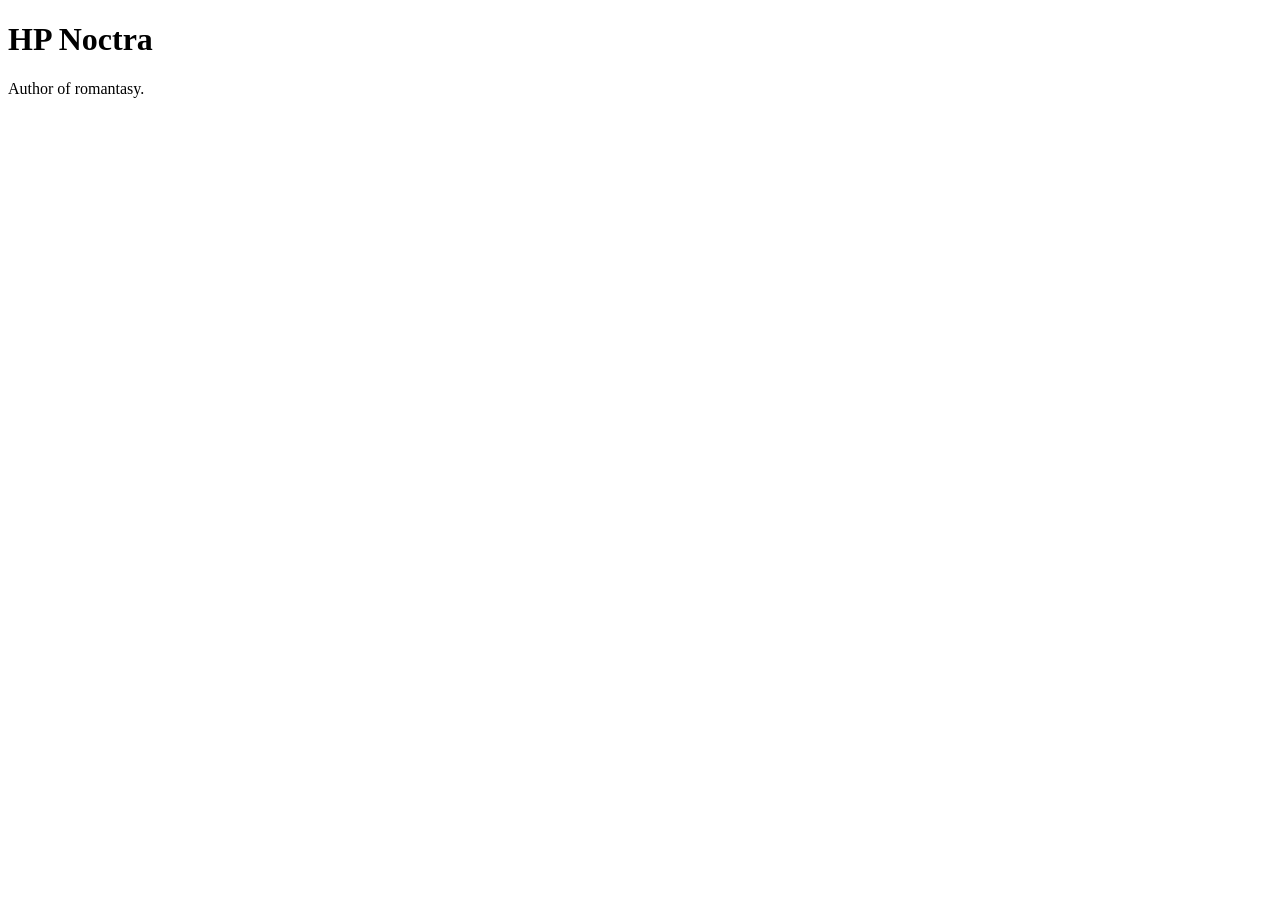
<file: index.html>
<!DOCTYPE html>
<html lang="en">
<head>
    <meta charset="UTF-8">
    <meta name="viewport" content="width=device-width, initial-scale=1.0">
    <title>HP Noctra</title>
</head>

<body>

    <h1>HP Noctra</h1>

    <p>Author of romantasy.</p>

</body>
</html>
</file>
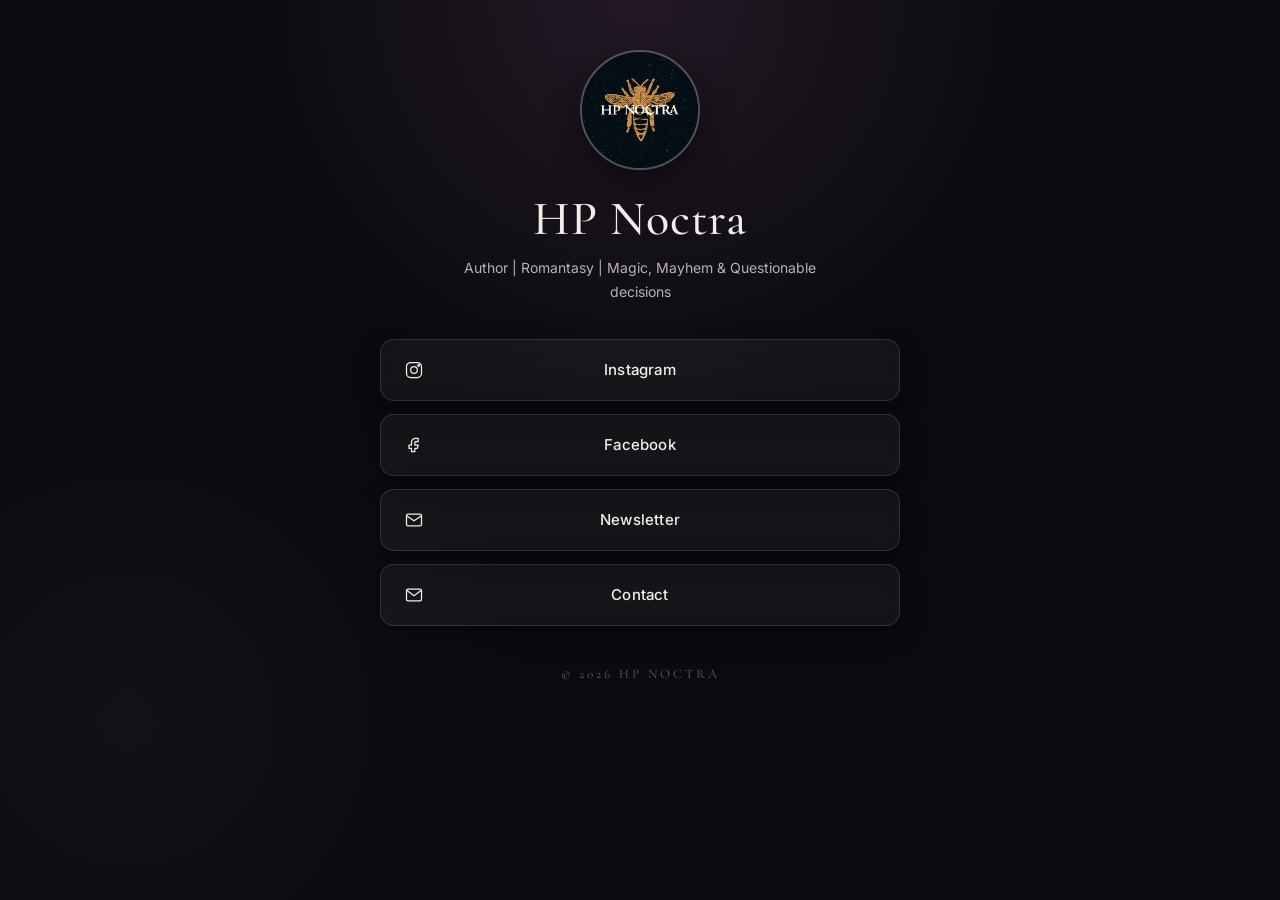
<file: links/index.html>
<!DOCTYPE html>
<html lang="en">
<head>
    <meta charset="UTF-8">
    <meta name="viewport" content="width=device-width, initial-scale=1.0">

    <title>HP Noctra | Links</title>

    <meta
        name="description"
        content="Find HP Noctra online — books, social media, and more."
    >

    <link rel="preconnect" href="https://fonts.googleapis.com">
    <link rel="preconnect" href="https://fonts.gstatic.com" crossorigin>

    <link
        href="https://fonts.googleapis.com/css2?family=Cormorant+Garamond:wght@400;500;600;700&family=Inter:wght@400;500;600&display=swap"
        rel="stylesheet"
    >

    <link rel="stylesheet" href="style.css">
</head>

<body>

    <main class="links-page">

        <!-- Profile -->
        <section class="profile">

           <img
                src="logga.png"
                alt="HP Noctra"
                class="logo"
            >

            <h1>HP Noctra</h1>

            <p class="tagline">
                Author | Romantasy | Magic, Mayhem & Questionable decisions
            </p>

        </section>


        <!-- Links -->
        <nav class="links" aria-label="Social links">

            <a href="https://www.instagram.com/hpnoctra?igsh=ZWFvZ3NsZ2x2dmcw&utm_source=qr" class="link-button" target="_blank" rel="noopener noreferrer">
                <span class="icon">
                    <!-- Instagram -->
                    <svg viewBox="0 0 24 24" aria-hidden="true">
                        <rect x="3" y="3" width="18" height="18" rx="5"></rect>
                        <circle cx="12" cy="12" r="4"></circle>
                        <circle cx="17.5" cy="6.5" r="1"></circle>
                    </svg>
                </span>

                <span>Instagram</span>
            </a>


                <!-- Facebook -->
            <a href="https://www.facebook.com/people/HP-Noctra/61592702048573/" class="link-button" target="_blank" rel="noopener noreferrer">
                <span class="icon">
                    <!-- Facebook -->
                    <svg viewBox="0 0 24 24" aria-hidden="true">
                        <path d="M14 8h3V4h-3c-2.8 0-5 2.2-5 5v3H6v4h3v4h4v-4h3l1-4h-4V9c0-.6.4-1 1-1Z"></path>
                </svg>
            </span>

            <span>Facebook</span>
            </a>

           <a href="https://hpnoctra.beehiiv.com/" class="link-button" target="_blank" rel="noopener">
    <span class="icon">
        <svg viewBox="0 0 24 24" aria-hidden="true">
            <rect x="3" y="5" width="18" height="14" rx="2"></rect>
            <path d="M3 7l9 6 9-6"></path>
        </svg>
    </span>
    <span>Newsletter</span>
</a>
            
            <a href="mailto:contact@hpnoctra.com" class="link-button">
                <span class="icon">
                    <!-- Mail -->
                    <svg viewBox="0 0 24 24" aria-hidden="true">
                        <rect x="3" y="5" width="18" height="14" rx="2"></rect>
                        <path d="m4 7 8 6 8-6"></path>
                    </svg>
                </span>

                <span>Contact</span>
            </a>

        </nav>

        <footer>
            <span>© 2026 HP NOCTRA</span>
        </footer>

    </main>

</body>
</html>
</file>
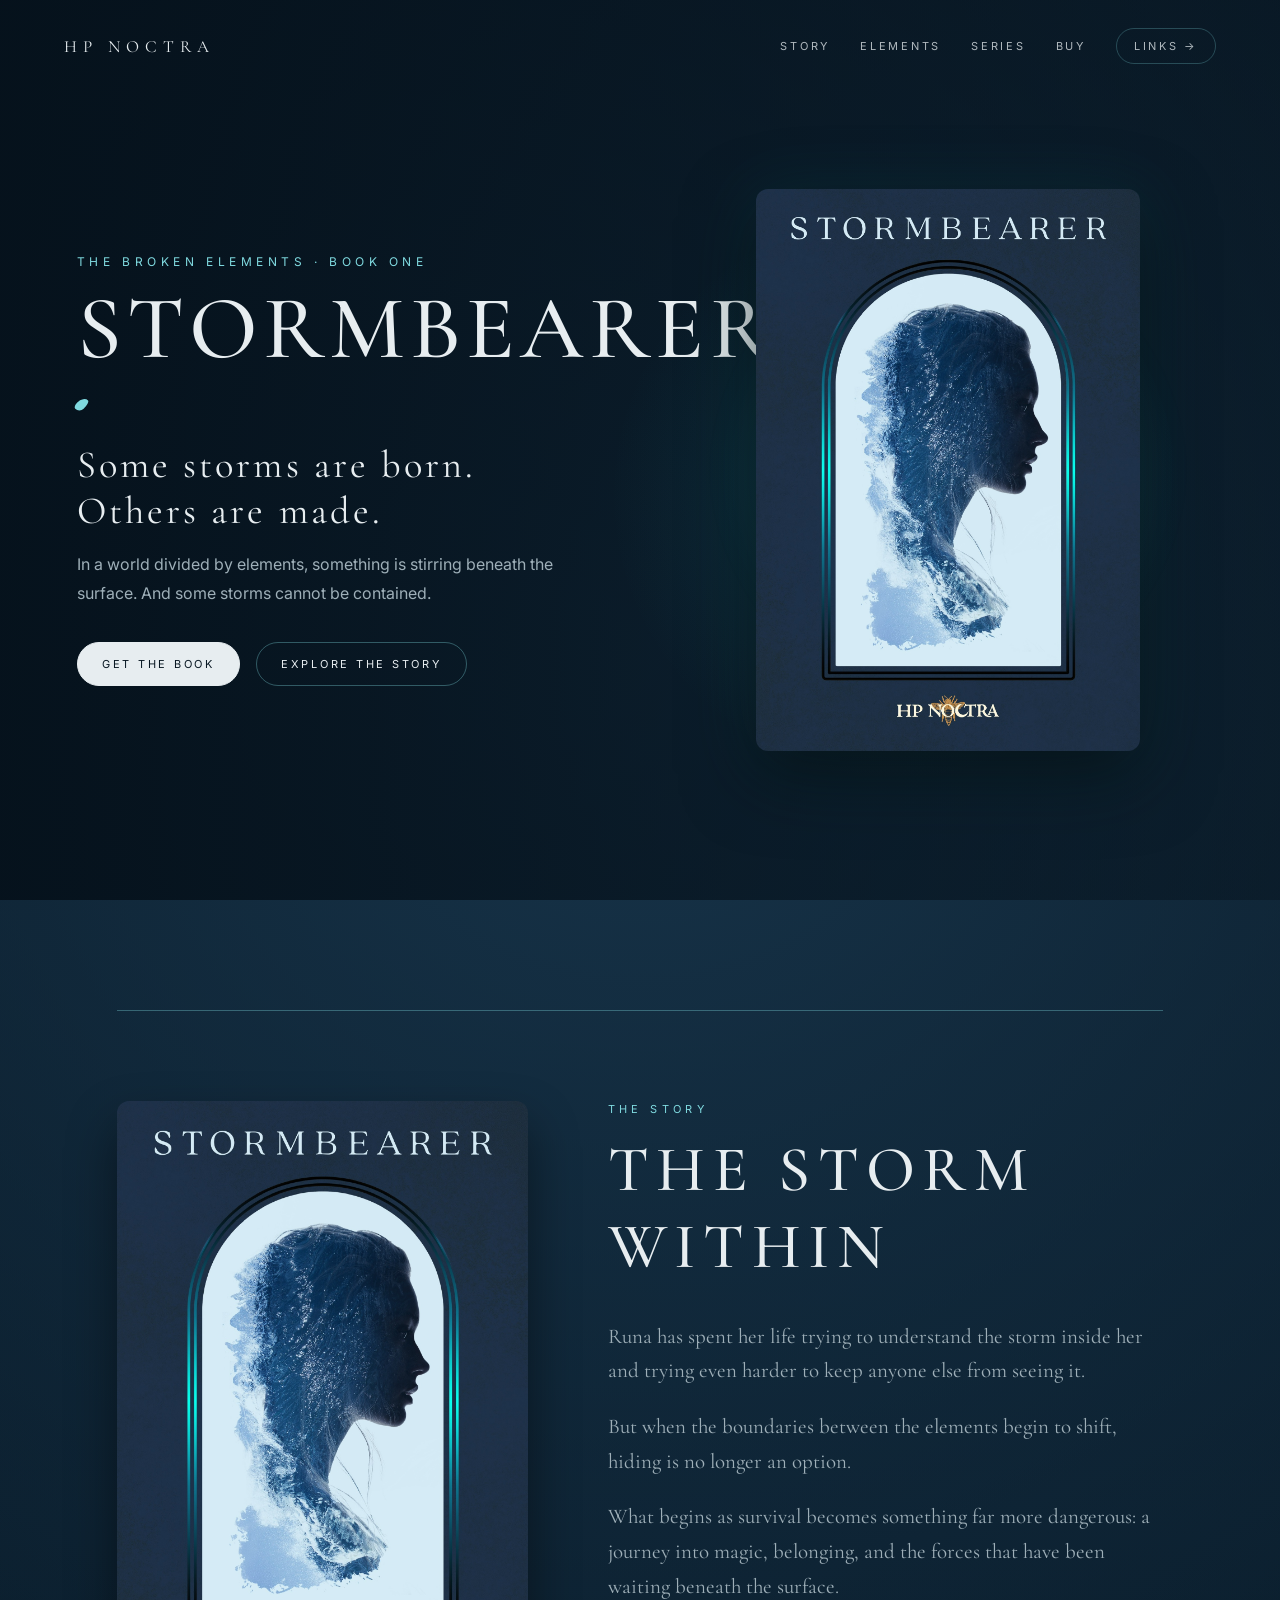
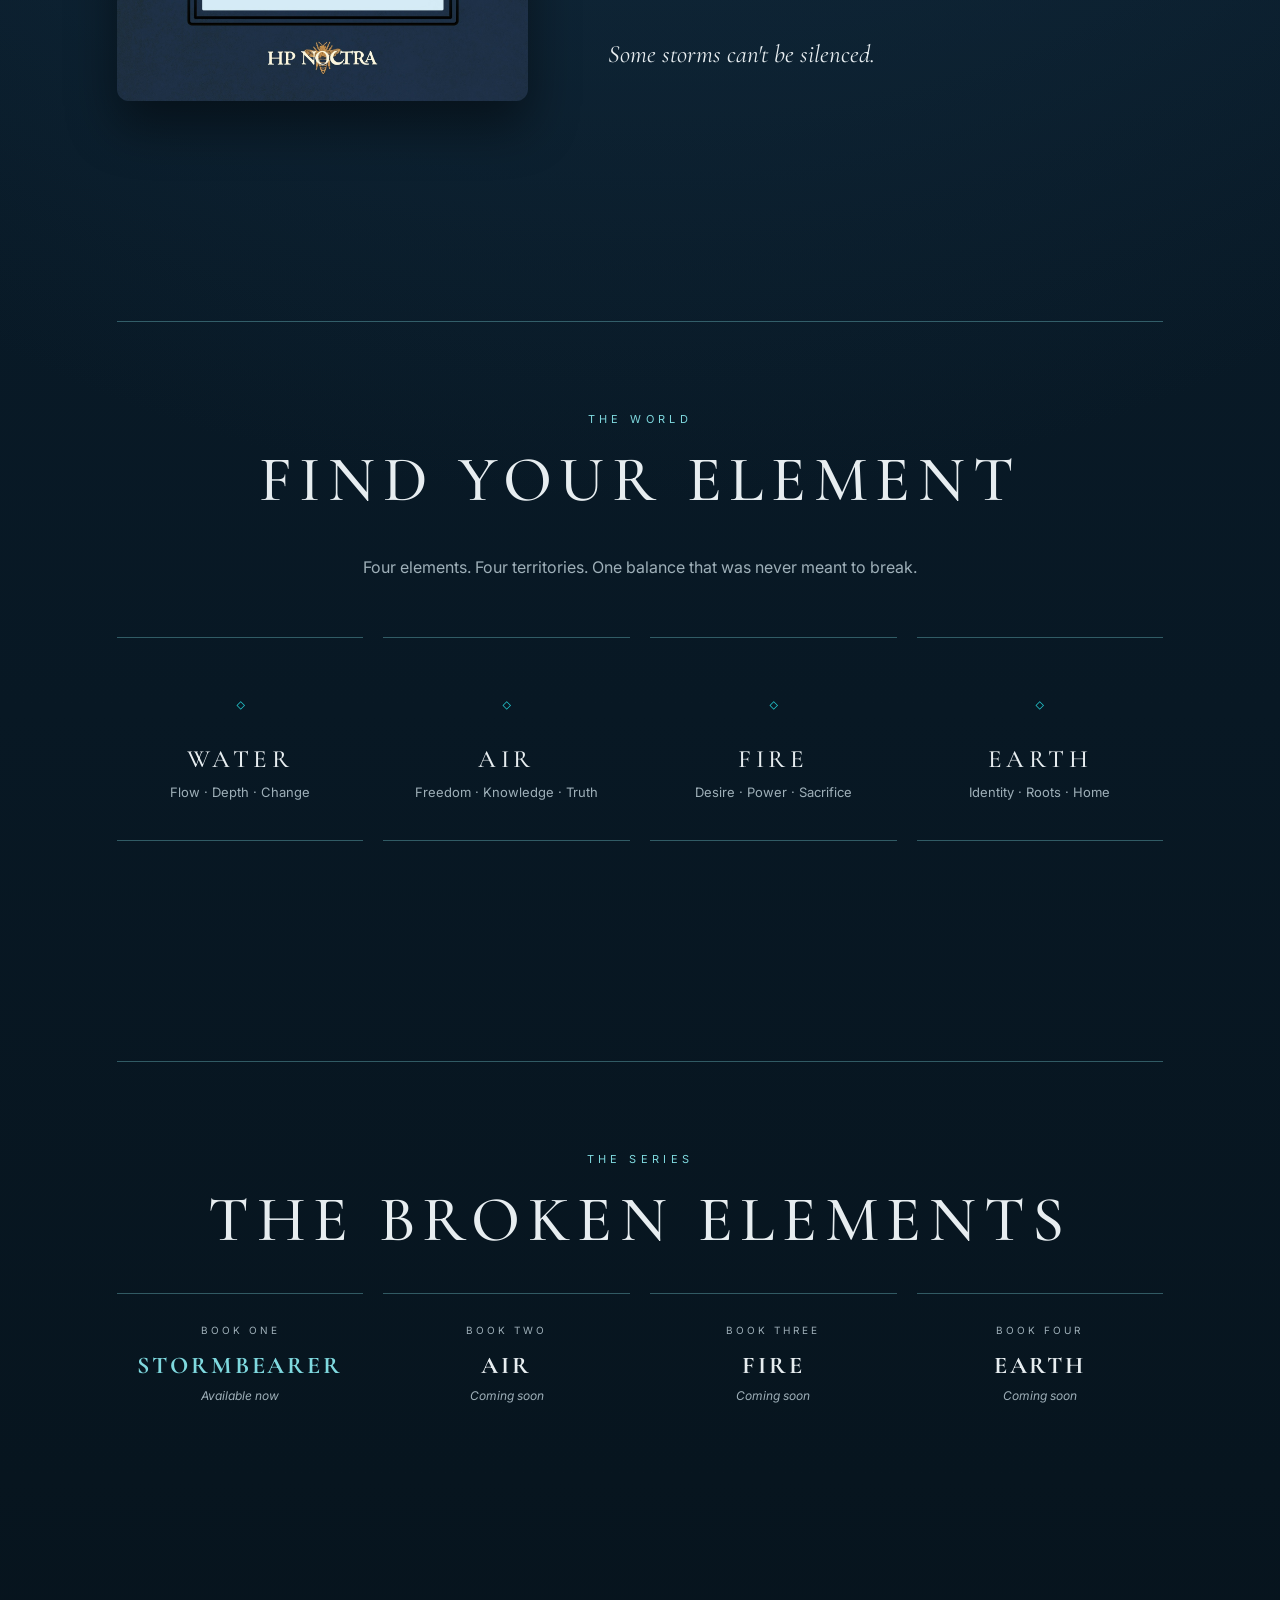
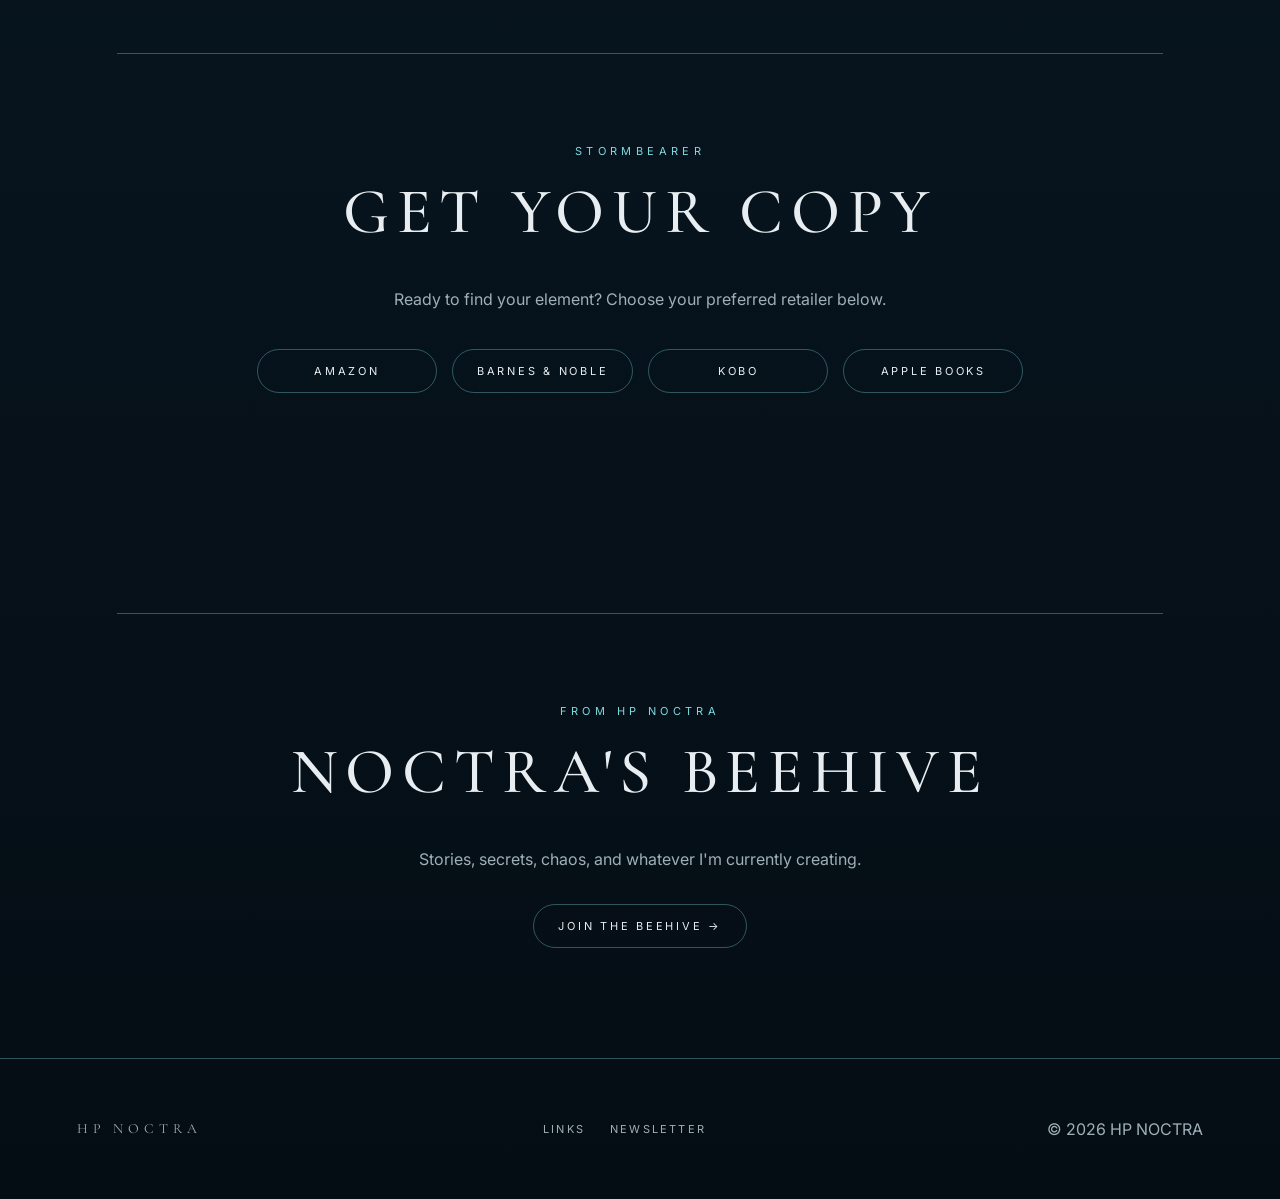
<file: stormbearer/index.html>
<!DOCTYPE html>
<html lang="en">
<head>
    <meta charset="UTF-8">
    <meta name="viewport" content="width=device-width, initial-scale=1.0">

    <title>Stormbearer | HP Noctra</title>

    <meta name="description"
          content="Stormbearer — Book One of The Broken Elements by HP Noctra.">

    <link rel="preconnect" href="https://fonts.googleapis.com">
    <link rel="preconnect" href="https://fonts.gstatic.com" crossorigin>

    <link href="https://fonts.googleapis.com/css2?family=Cormorant+Garamond:wght@400;500;600;700&family=Inter:wght@400;500;600&display=swap"
          rel="stylesheet">

    <style>

        /* =========================
           ROOT
        ========================= */

        :root {
            --navy: #081722;
            --navy-light: #0d2232;
            --blue: #18364d;
            --teal: #24c9d0;
            --teal-soft: #7fd9df;
            --cream: #e7edf0;
            --muted: #9eafb8;
            --line: rgba(127, 217, 223, 0.35);
            --gold: #b89557;
        }

        * {
            box-sizing: border-box;
        }

        html {
            scroll-behavior: smooth;
        }

        body {
            margin: 0;
            background:
                radial-gradient(circle at 50% 15%, #17344a 0%, transparent 38%),
                linear-gradient(
                    180deg,
                    #07141f 0%,
                    #091b29 35%,
                    #07151f 70%,
                    #050d14 100%
                );
            color: var(--cream);
            font-family: "Inter", sans-serif;
        }

        a {
            color: inherit;
            text-decoration: none;
        }

        img {
            max-width: 100%;
            display: block;
        }


        /* =========================
           NAVIGATION
        ========================= */

        .nav {
            position: absolute;
            top: 0;
            left: 0;
            right: 0;
            z-index: 10;

            display: flex;
            justify-content: space-between;
            align-items: center;

            padding: 28px 5vw;
        }

        .brand {
            font-family: "Cormorant Garamond", serif;
            font-size: 17px;
            letter-spacing: 0.35em;
            color: var(--cream);
        }

        .nav-links {
            display: flex;
            gap: 30px;
            align-items: center;

            font-size: 11px;
            letter-spacing: 0.25em;
            text-transform: uppercase;
        }

        .nav-links a {
            opacity: 0.75;
            transition: opacity 0.2s ease;
        }

        .nav-links a:hover {
            opacity: 1;
        }

        .nav-links .links-button {
            border: 1px solid var(--line);
            border-radius: 999px;
            padding: 10px 17px;
        }


        /* =========================
           HERO
        ========================= */

        .hero {
    position: relative;
    min-height: 100vh;

    display: grid;
    grid-template-columns: minmax(0, 1.05fr) minmax(320px, 0.95fr);
    align-items: center;
    gap: clamp(30px, 4vw, 60px);

    padding: 120px 6vw 80px;

    overflow: hidden;
}

        .hero::before {
            content: "";
            position: absolute;
            inset: 0;

            background:
                radial-gradient(
                    circle at 70% 55%,
                    rgba(36, 201, 208, 0.13),
                    transparent 28%
                ),
                linear-gradient(
                    90deg,
                    rgba(5, 17, 27, 0.95),
                    rgba(5, 17, 27, 0.45)
                );

            pointer-events: none;
        }

        .hero-content {
            position: relative;
            z-index: 2;

            max-width: 650px;
        }

        .series {
            margin-bottom: 22px;

            color: var(--teal-soft);
            font-size: 12px;
            letter-spacing: 0.38em;
            text-transform: uppercase;
        }

        .hero h1 {
    margin: 0;

    font-family: "Cormorant Garamond", serif;
    font-size: clamp(62px, 7vw, 115px);
    line-height: 0.85;
    font-weight: 500;
    letter-spacing: 0.06em;
    white-space: nowrap;
}

        .water-drop {
            width: 9px;
            height: 15px;
            margin: 30px 0;

            background: var(--teal-soft);

            border-radius: 70% 30% 65% 35% / 60% 60% 40% 40%;
            transform: rotate(45deg);
        }

        .tagline {
            max-width: 520px;

            font-family: "Cormorant Garamond", serif;
            font-size: clamp(26px, 3vw, 40px);
            line-height: 1.2;
            letter-spacing: 0.08em;
        }

        .description {
            max-width: 500px;

            color: var(--muted);
            font-size: 16px;
            line-height: 1.8;
        }

        .hero-buttons {
            display: flex;
            gap: 16px;
            margin-top: 35px;
        }

        .button {
            display: inline-flex;
            justify-content: center;
            align-items: center;

            min-width: 160px;
            padding: 14px 24px;

            border: 1px solid var(--line);
            border-radius: 999px;

            font-size: 11px;
            letter-spacing: 0.25em;
            text-transform: uppercase;

            transition:
                background 0.2s ease,
                color 0.2s ease,
                border-color 0.2s ease;
        }

        .button.primary {
            background: var(--cream);
            color: var(--navy);
            border-color: var(--cream);
        }

        .button:hover {
            background: rgba(127, 217, 223, 0.1);
            border-color: var(--teal-soft);
        }

        .button.primary:hover {
            background: var(--teal-soft);
            border-color: var(--teal-soft);
        }


        /* =========================
           HERO BOOK
        ========================= */

        .hero-book {
    position: relative;
    z-index: 2;

    display: flex;
    align-items: center;
    justify-content: center;

    width: 100%;
    min-height: 0;
}

        .hero-book::before {
            content: "";

            position: absolute;

            width: 500px;
            height: 500px;

            background:
                radial-gradient(
                    circle,
                    rgba(36, 201, 208, 0.2),
                    transparent 65%
                );

            filter: blur(15px);
        }

       .book-image {
    display: block;
    width: clamp(300px, 30vw, 480px);
    max-width: 100%;
    height: auto;
    margin: 0 auto;

    border: none;
    outline: none;
    border-radius: 12px;

    filter:
        drop-shadow(0 25px 35px rgba(0, 0, 0, 0.55))
        drop-shadow(0 0 30px rgba(36, 201, 208, 0.10));

    transition: transform 0.4s ease;
}

.book-image:hover {
    transform: translateY(-6px);
}

.book-image:hover {
    transform: translateY(-6px);
}


        /* =========================
           SECTION
        ========================= */

        section.content-section {
            position: relative;

            max-width: 1200px;
            margin: 0 auto;

            padding: 110px 6vw;
        }

        .divider {
            width: 100%;
            height: 1px;
            background: var(--line);
        }

        .section-label {
            margin-bottom: 15px;

            color: var(--teal-soft);
            font-size: 11px;
            letter-spacing: 0.4em;
            text-transform: uppercase;
        }

        .section-title {
            margin: 0 0 35px;

            font-family: "Cormorant Garamond", serif;
            font-size: clamp(42px, 5vw, 70px);
            font-weight: 500;
            letter-spacing: 0.12em;
        }


        /* =========================
           STORY
        ========================= */

        .story {
            display: grid;
            grid-template-columns: 0.85fr 1.15fr;
            gap: 80px;
            align-items: center;
        }

       .story-image {
    width: 100%;
    display: flex;
    justify-content: center;
    align-items: center;
}

.story-image img {
    width: min(100%, 420px);
    height: auto;
    display: block;
    border-radius: 12px;
    box-shadow: 0 25px 50px rgba(0, 0, 0, 0.45);
}

        .story-copy p {
            color: var(--muted);

            font-family: "Cormorant Garamond", serif;
            font-size: 21px;
            line-height: 1.65;
        }

        .story-copy .emphasis {
            margin-top: 30px;

            color: var(--cream);
            font-style: italic;
            font-size: 25px;
        }


        /* =========================
           ELEMENTS
        ========================= */

        .elements {
            text-align: center;
        }

        .elements-intro {
            max-width: 600px;
            margin: 0 auto 55px;

            color: var(--muted);
            line-height: 1.8;
        }

        .element-grid {
            display: grid;
            grid-template-columns: repeat(4, 1fr);
            gap: 20px;
        }

        .element {
            padding: 40px 20px;

            border-top: 1px solid var(--line);
            border-bottom: 1px solid var(--line);
        }

        .element-symbol {
            margin-bottom: 20px;

            color: var(--teal);
            font-family: "Cormorant Garamond", serif;
            font-size: 38px;
        }

        .element h3 {
            margin: 0 0 10px;

            font-family: "Cormorant Garamond", serif;
            font-size: 25px;
            letter-spacing: 0.18em;
            text-transform: uppercase;
            font-weight: 500;
        }

        .element p {
            margin: 0;

            color: var(--muted);
            font-size: 13px;
        }


        /* =========================
           SERIES
        ========================= */

        .series-section {
            text-align: center;
        }

        .book-series {
            display: grid;
            grid-template-columns: repeat(4, 1fr);
            gap: 20px;
        }

        .series-book {
            padding: 30px 15px;

            border-top: 1px solid var(--line);

            transition: transform 0.25s ease;
        }

        .series-book:hover {
            transform: translateY(-5px);
        }

        .book-number {
            color: var(--muted);
            font-size: 10px;
            letter-spacing: 0.3em;
            text-transform: uppercase;
        }

        .series-book h3 {
            margin: 15px 0 8px;

            font-family: "Cormorant Garamond", serif;
            font-size: 24px;
            letter-spacing: 0.12em;
        }

        .series-book p {
            margin: 0;

            color: var(--muted);
            font-size: 12px;
            font-style: italic;
        }

        .series-book.active h3 {
            color: var(--teal-soft);
        }


        /* =========================
           BUY
        ========================= */

        .buy {
            text-align: center;
        }

        .buy-copy {
            max-width: 550px;
            margin: 0 auto 35px;

            color: var(--muted);
            line-height: 1.8;
        }

        .retailers {
            display: flex;
            justify-content: center;
            flex-wrap: wrap;
            gap: 15px;
        }

        .retailer {
            min-width: 180px;
        }


        /* =========================
           NEWSLETTER
        ========================= */

        .newsletter {
            text-align: center;
            padding-bottom: 120px;
        }

        .newsletter-copy {
            max-width: 550px;
            margin: 0 auto 30px;

            color: var(--muted);
            line-height: 1.8;
        }


        /* =========================
           FOOTER
        ========================= */

        footer {
            padding: 60px 6vw;

            border-top: 1px solid var(--line);

            display: flex;
            justify-content: space-between;
            align-items: center;

            color: var(--muted);
        }

        .footer-brand {
            font-family: "Cormorant Garamond", serif;
            letter-spacing: 0.35em;
            font-size: 14px;
        }

        .footer-links {
            display: flex;
            gap: 25px;

            font-size: 11px;
            letter-spacing: 0.2em;
            text-transform: uppercase;
        }


    /* =========================
   MOBILE
   ========================= */

@media (max-width: 950px) {

    body {
        overflow-x: hidden;
    }

    /* NAV */

    .nav {
        position: absolute;
        padding: 20px;
    }

    .nav-links {
        display: none;
    }


    /* HERO */

    .hero {
        display: flex;
        flex-direction: column;

        min-height: auto;

        padding: 110px 22px 70px;

        gap: 50px;
    }

    .hero-content {
        width: 100%;
        max-width: 100%;

        text-align: center;
    }

    .series {
        font-size: 10px;
        letter-spacing: 0.25em;
        margin-bottom: 18px;
    }

    .hero h1 {
    width: 100%;
    margin: 0;

    font-size: clamp(42px, 12vw, 64px);
    line-height: 0.9;
    letter-spacing: 0.03em;

    white-space: normal;
    overflow-wrap: break-word;
}

    .water-drop {
        margin: 25px auto;
    }

    .tagline {
        max-width: 100%;

        font-size: clamp(25px, 7vw, 34px);
        line-height: 1.2;
        letter-spacing: 0.04em;
    }

    .description {
        max-width: 100%;

        font-size: 15px;
        line-height: 1.7;
    }

    .hero-buttons {
        display: flex;
        flex-direction: column;

        width: 100%;
        gap: 12px;

        margin-top: 30px;
    }

    .button {
        width: 100%;
        min-width: 0;
    }


    /* HERO BOOK */

    .hero-book {
        width: 100%;
        min-height: auto;

        margin-top: 0;
    }

    .hero-book::before {
        width: 320px;
        height: 320px;
    }

    .book-image {
    width: min(82vw, 380px);
    max-width: 380px;
    height: auto;
    margin: 0 auto;
}


    /* GENERAL SECTIONS */

    section.content-section {
        width: 100%;
        padding: 70px 22px;
    }


    /* STORY */

    .story {
        display: flex;
        flex-direction: column;

        gap: 40px;

        padding-top: 60px !important;
    }

    .story-image {
        width: 100%;
        max-width: 360px;

        aspect-ratio: 1 / 1;

        margin: 0 auto;

        overflow: hidden;
    }

    .story-image img {
        width: 100%;
        height: 100%;

        object-fit: contain;
        object-position: center;
    }

    .story-copy {
        width: 100%;
        text-align: center;
    }

    .section-label {
        font-size: 10px;
        letter-spacing: 0.3em;
    }

    .section-title {
        font-size: clamp(38px, 10vw, 52px);
        line-height: 0.95;
        letter-spacing: 0.06em;

        margin-bottom: 30px;
    }

    .story-copy p {
        font-size: 19px;
        line-height: 1.55;
    }

    .story-copy .emphasis {
        font-size: 23px;
    }


    /* ELEMENTS */

    .elements {
        text-align: center;
    }

    .elements-intro {
        max-width: 100%;
    }

    .element-grid {
        grid-template-columns: 1fr;
        gap: 0;
    }

    .element {
        padding: 30px 20px;
    }


    /* SERIES */

    .book-series {
        grid-template-columns: 1fr;
        gap: 0;
    }

    .series-book {
        padding: 28px 15px;
    }


    /* BUY */

    .retailers {
        flex-direction: column;
    }

    .retailer {
        width: 100%;
    }


    /* NEWSLETTER */

    .newsletter {
        padding-bottom: 80px;
    }


    /* FOOTER */

    footer {
        flex-direction: column;

        gap: 20px;

        padding: 45px 22px;

        text-align: center;
    }

    .footer-links {
        flex-wrap: wrap;
        justify-content: center;
    }
}

    </style>
</head>


<body>


    <!-- =========================
         NAVIGATION
    ========================= -->

    <header class="nav">

        <a href="/" class="brand">
            HP NOCTRA
        </a>

        <nav class="nav-links">

            <a href="#story">
                Story
            </a>

            <a href="#elements">
                Elements
            </a>

            <a href="#series">
                Series
            </a>

            <a href="#buy">
                Buy
            </a>

            <a href="/links/" class="links-button">
                Links →
            </a>

        </nav>

    </header>



    <!-- =========================
         HERO
    ========================= -->

    <main>

        <section class="hero">

            <div class="hero-content">

                <div class="series">
                    The Broken Elements · Book One
                </div>

                <h1>
                    STORMBEARER
                </h1>

                <div class="water-drop"></div>

                <div class="tagline">
                    Some storms are born.<br>
                    Others are made.
                </div>

                <p class="description">
                    In a world divided by elements, something is stirring
                    beneath the surface. And some storms cannot be contained.
                </p>

                <div class="hero-buttons">

                    <a href="#buy" class="button primary">
                        Get the book
                    </a>

                    <a href="#story" class="button">
                        Explore the story
                    </a>

                </div>

            </div>


            <div class="hero-book">

                <!--
                    PUT YOUR STORMBEARER BOOK IMAGE HERE.

                    Rename your book image to:
                    stormbearer-book.png

                    and upload it into this same folder.
                -->

                <img
                    src="4F7295D5-17AE-43CA-959E-EA94B4777BAC_1_102_o.jpeg"
                    alt="Stormbearer by HP Noctra"
                    class="book-image"
                >

            </div>

        </section>



        <!-- =========================
             STORY
        ========================= -->

        <section class="content-section" id="story">

            <div class="divider"></div>

            <div class="story" style="padding-top: 90px;">

                <div class="story-image">

                    <!--
                        PUT YOUR PORTRAIT / COVER ART HERE.

                        Rename the image to:
                        stormbearer-cover.png
                    -->

                    <img
                        src="4F7295D5-17AE-43CA-959E-EA94B4777BAC_1_102_o.jpeg"
                        alt="Stormbearer"
                    >

                </div>


                <div class="story-copy">

                    <div class="section-label">
                        The story
                    </div>

                    <h2 class="section-title">
                        THE STORM WITHIN
                    </h2>

                    <p>
                        Runa has spent her life trying to understand the
                        storm inside her and trying even harder to keep
                        anyone else from seeing it.
                    </p>

                    <p>
                        But when the boundaries between the elements begin
                        to shift, hiding is no longer an option.
                    </p>

                    <p>
                        What begins as survival becomes something far more
                        dangerous: a journey into magic, belonging, and the
                        forces that have been waiting beneath the surface.
                    </p>

                    <p class="emphasis">
                        Some storms can't be silenced.
                    </p>

                </div>

            </div>

        </section>



        <!-- =========================
             ELEMENTS
        ========================= -->

        <section class="content-section elements" id="elements">

            <div class="divider"></div>

            <div style="padding-top: 90px;">

                <div class="section-label">
                    The world
                </div>

                <h2 class="section-title">
                    FIND YOUR ELEMENT
                </h2>

                <p class="elements-intro">
                    Four elements. Four territories. One balance that was
                    never meant to break.
                </p>


                <div class="element-grid">

                    <div class="element">

                        <div class="element-symbol">
                            ◇
                        </div>

                        <h3>Water</h3>

                        <p>
                            Flow · Depth · Change
                        </p>

                    </div>


                    <div class="element">

                        <div class="element-symbol">
                            ◇
                        </div>

                        <h3>Air</h3>

                        <p>
                            Freedom · Knowledge · Truth
                        </p>

                    </div>


                    <div class="element">

                        <div class="element-symbol">
                            ◇
                        </div>

                        <h3>Fire</h3>

                        <p>
                            Desire · Power · Sacrifice
                        </p>

                    </div>


                    <div class="element">

                        <div class="element-symbol">
                            ◇
                        </div>

                        <h3>Earth</h3>

                        <p>
                            Identity · Roots · Home
                        </p>

                    </div>

                </div>

            </div>

        </section>



        <!-- =========================
             SERIES
        ========================= -->

        <section class="content-section series-section" id="series">

            <div class="divider"></div>

            <div style="padding-top: 90px;">

                <div class="section-label">
                    The series
                </div>

                <h2 class="section-title">
                    THE BROKEN ELEMENTS
                </h2>


                <div class="book-series">

                    <div class="series-book active">

                        <div class="book-number">
                            Book One
                        </div>

                        <h3>
                            STORMBEARER
                        </h3>

                        <p>
                            Available now
                        </p>

                    </div>


                    <div class="series-book">

                        <div class="book-number">
                            Book Two
                        </div>

                        <h3>
                            AIR
                        </h3>

                        <p>
                            Coming soon
                        </p>

                    </div>


                    <div class="series-book">

                        <div class="book-number">
                            Book Three
                        </div>

                        <h3>
                            FIRE
                        </h3>

                        <p>
                            Coming soon
                        </p>

                    </div>


                    <div class="series-book">

                        <div class="book-number">
                            Book Four
                        </div>

                        <h3>
                            EARTH
                        </h3>

                        <p>
                            Coming soon
                        </p>

                    </div>

                </div>

            </div>

        </section>



        <!-- =========================
             BUY
        ========================= -->

        <section class="content-section buy" id="buy">

            <div class="divider"></div>

            <div style="padding-top: 90px;">

                <div class="section-label">
                    Stormbearer
                </div>

                <h2 class="section-title">
                    GET YOUR COPY
                </h2>

                <p class="buy-copy">
                    Ready to find your element?
                    Choose your preferred retailer below.
                </p>


                <div class="retailers">

                    <!--
                        REPLACE # WITH YOUR REAL BOOK LINKS
                    -->

                    <a href="#" class="button retailer">
                        Amazon
                    </a>

                    <a href="#" class="button retailer">
                        Barnes & Noble
                    </a>

                    <a href="#" class="button retailer">
                        Kobo
                    </a>

                    <a href="#" class="button retailer">
                        Apple Books
                    </a>

                </div>

            </div>

        </section>



        <!-- =========================
             NEWSLETTER
        ========================= -->

        <section class="content-section newsletter">

            <div class="divider"></div>

            <div style="padding-top: 90px;">

                <div class="section-label">
                    From HP Noctra
                </div>

                <h2 class="section-title">
                    NOCTRA'S BEEHIVE
                </h2>

                <p class="newsletter-copy">
                    Stories, secrets, chaos, and whatever I'm currently
                    creating.
                </p>

                <a
                    href="https://hpnoctra.beehiiv.com/"
                    class="button"
                    target="_blank"
                    rel="noopener"
                >
                    Join the Beehive →
                </a>

            </div>

        </section>

    </main>



    <!-- =========================
         FOOTER
    ========================= -->

    <footer>

        <div class="footer-brand">
            HP NOCTRA
        </div>

        <div class="footer-links">

            <a href="/links/">
                Links
            </a>

            <a href="https://hpnoctra.beehiiv.com/"
               target="_blank"
               rel="noopener">
                Newsletter
            </a>

        </div>

        <div>
            © 2026 HP NOCTRA
        </div>

    </footer>


</body>
</html>
</file>
<file: links/style.css>
/* =========================================
   HP NOCTRA — LINKS PAGE
   ========================================= */


/* ---------- Base ---------- */

:root {
    --background: #0b0a0f;
    --surface: rgba(255, 255, 255, 0.045);
    --surface-hover: rgba(255, 255, 255, 0.075);

    --text: #f2eee8;
    --muted: #b9b1b8;

    --accent: #c6a6b8;
    --border: rgba(255, 255, 255, 0.12);

    --shadow: rgba(0, 0, 0, 0.35);
}


* {
    box-sizing: border-box;
    margin: 0;
    padding: 0;
}


html {
    min-height: 100%;
}


body {
    min-height: 100vh;

    background:
        radial-gradient(
            circle at 50% 0%,
            rgba(116, 77, 110, 0.22),
            transparent 38%
        ),
        radial-gradient(
            circle at 10% 80%,
            rgba(72, 52, 78, 0.14),
            transparent 30%
        ),
        var(--background);

    color: var(--text);

    font-family: "Inter", sans-serif;

    display: flex;
    justify-content: center;

    padding: 50px 20px 35px;
}


/* ---------- Main container ---------- */

.links-page {
    width: 100%;
    max-width: 520px;

    display: flex;
    flex-direction: column;
    align-items: center;
}


/* ---------- Profile ---------- */

.profile {
    text-align: center;

    margin-bottom: 35px;
}


.logo {
    display: block;
    width: 120px;
    height: 120px;
    margin: 0 auto 20px;
    
    border-radius: 50%;
    
    object-fit: cover;
    
    border: 2px solid rgba(255, 255, 255, 0.25);
    
    box-shadow:
        0 12px 35px rgba(0, 0, 0, 0.45);
}


.profile h1 {
    font-family: "Cormorant Garamond", serif;

    font-size: 48px;
    font-weight: 500;

    letter-spacing: 1px;

    margin-bottom: 8px;
}


.tagline {
    max-width: 390px;

    margin: 0 auto;

    color: var(--muted);

    font-size: 14px;
    line-height: 1.7;
}


/* ---------- Links ---------- */

.links {
    width: 100%;

    display: flex;
    flex-direction: column;

    gap: 13px;
}


.link-button {
    position: relative;

    width: 100%;
    min-height: 62px;

    padding: 0 24px;

    display: flex;
    align-items: center;
    justify-content: center;

    color: var(--text);

    text-decoration: none;

    background: var(--surface);

    border: 1px solid var(--border);

    border-radius: 14px;

    backdrop-filter: blur(10px);

    box-shadow:
        0 8px 25px var(--shadow);

    transition:
        transform 0.25s ease,
        background 0.25s ease,
        border-color 0.25s ease;
}


.link-button:hover {
    transform: translateY(-2px);

    background: var(--surface-hover);

    border-color: rgba(198, 166, 184, 0.4);
}


.link-button:active {
    transform: translateY(0);
}


/* ---------- Icons ---------- */

.icon {
    position: absolute;

    left: 22px;

    width: 21px;
    height: 21px;

    display: flex;
    align-items: center;
    justify-content: center;
}


.icon svg {
    width: 20px;
    height: 20px;

    fill: none;

    stroke: currentColor;

    stroke-width: 1.5;

    stroke-linecap: round;
    stroke-linejoin: round;
}


.link-button span:last-child {
    font-size: 15px;
    font-weight: 500;

    letter-spacing: 0.2px;
}


/* ---------- Footer ---------- */

footer {
    margin-top: 40px;

    color: rgba(255, 255, 255, 0.35);

    font-family: "Cormorant Garamond", serif;

    font-size: 13px;

    letter-spacing: 3px;
}


/* ---------- Mobile ---------- */

@media (max-width: 600px) {

    body {
        padding:
            35px 18px 30px;
    }


    .profile {
        margin-bottom: 30px;
    }


    .profile h1 {
        font-size: 42px;
    }


    .tagline {
        font-size: 13px;
    }


    .link-button {
        min-height: 58px;
    }
}
</file>
